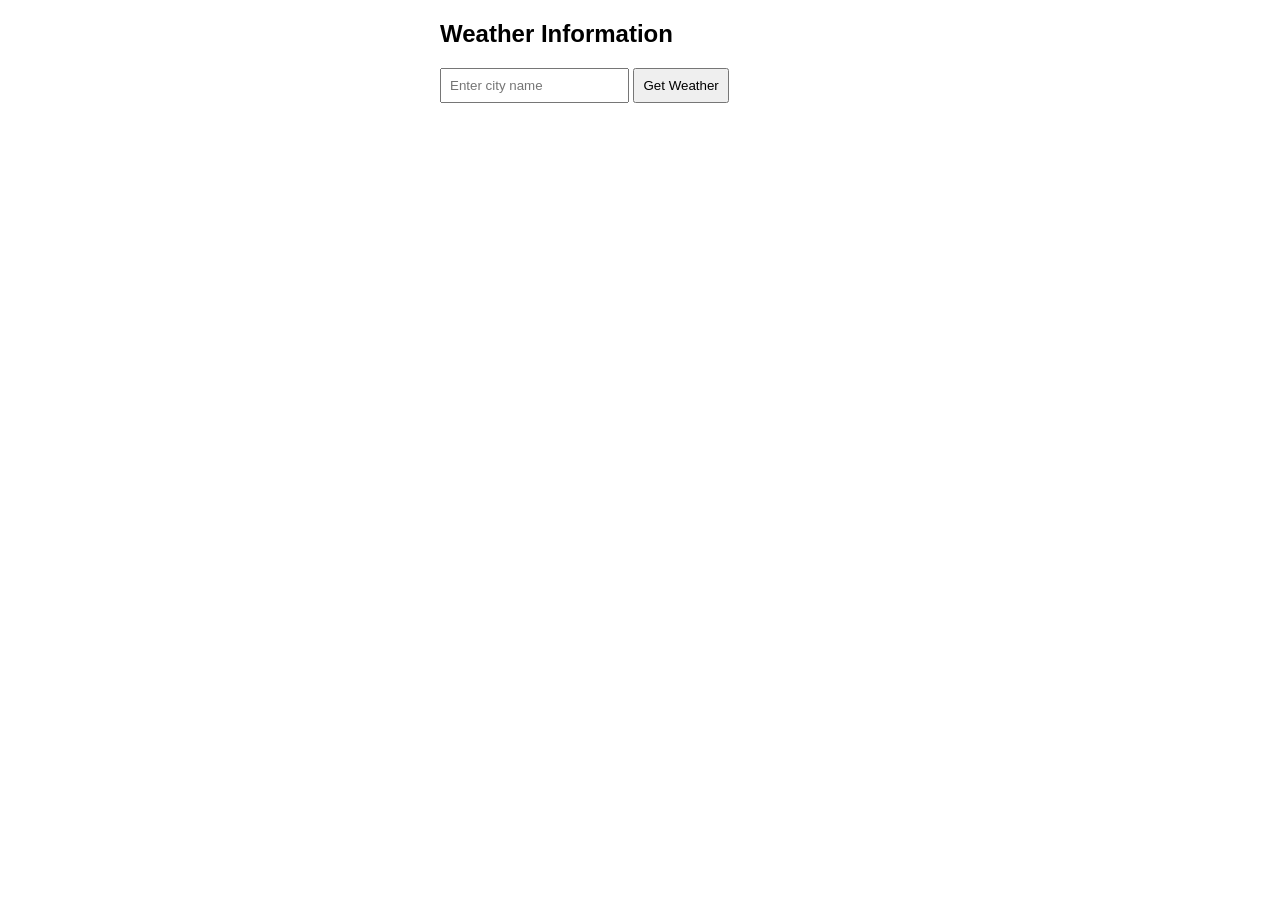
<file: 11_weather.html>
<!DOCTYPE html>
<html>
<head>
  <title>Weather App</title>
  <style>
    body { font-family: Arial, sans-serif; max-width: 400px; margin: 20px auto; }
    input, button { padding: 8px; }
    .error { color: red; }
  </style>
</head>
<body>

  <h2>Weather Information</h2>
  <input id="cityInput" placeholder="Enter city name">
  <button onclick="getWeather()">Get Weather</button>
  <div id="result"></div>

  <script>
    // Convert the weather code from the API into simple text
    function getCondition(code) {
      if (code === 0) return "Clear sky";
      if (code <= 3) return "Cloudy";
      if (code <= 48) return "Fog";
      if (code <= 67) return "Rain";
      if (code <= 77) return "Snow";
      if (code <= 82) return "Rain showers";
      return "Thunderstorm";
    }

    async function getWeather() {
      const city = document.getElementById("cityInput").value.trim();
      const result = document.getElementById("result");

      // Handle empty input
      if (city === "") {
        result.innerHTML = '<p class="error">Please enter a city name.</p>';
        return;
      }

      result.innerHTML = "Loading...";

      try {
        // Step 1: find the city's latitude and longitude
        const geoUrl = "https://geocoding-api.open-meteo.com/v1/search?count=1&name=" + encodeURIComponent(city);
        const geoResponse = await fetch(geoUrl);
        const geoData = await geoResponse.json();

        // Handle city not found
        if (!geoData.results) {
          result.innerHTML = '<p class="error">City not found. Check the spelling.</p>';
          return;
        }

        const place = geoData.results[0];

        // Step 2: get the current weather for that location
        const weatherUrl = "https://api.open-meteo.com/v1/forecast?latitude=" + place.latitude +
          "&longitude=" + place.longitude +
          "&current=temperature_2m,relative_humidity_2m,weather_code";
        const weatherResponse = await fetch(weatherUrl);
        const weatherData = await weatherResponse.json();
        const current = weatherData.current;

        // Show the details
        result.innerHTML =
          "<h3>" + place.name + ", " + place.country + "</h3>" +
          "<p>Temperature: " + current.temperature_2m + " °C</p>" +
          "<p>Humidity: " + current.relative_humidity_2m + " %</p>" +
          "<p>Condition: " + getCondition(current.weather_code) + "</p>";

      } catch (error) {
        // Handle network problems or unavailable data
        result.innerHTML = '<p class="error">Could not get weather data. Check your internet and try again.</p>';
      }
    }
  </script>
</body>
</html>
</file>
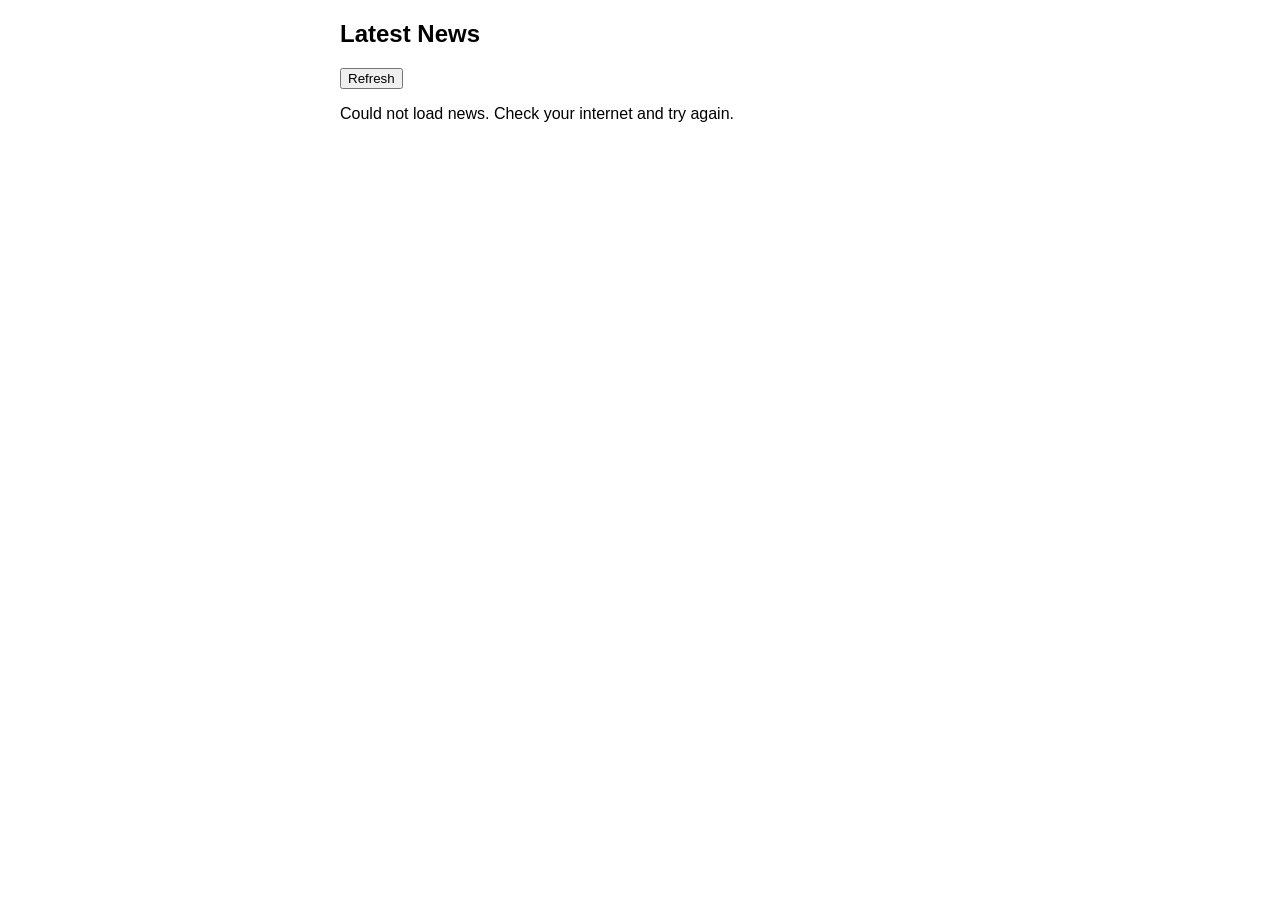
<file: 12_news.html>
<!DOCTYPE html>
<html>
<head>
  <title>News Feed</title>
  <style>
    body { font-family: Arial, sans-serif; max-width: 600px; margin: 20px auto; padding: 0 10px; }
    .article { border: 1px solid #ccc; border-radius: 6px; padding: 10px; margin-bottom: 15px; }
    .article img { width: 100%; border-radius: 6px; }
    .info { color: gray; font-size: 13px; }
  </style>
</head>
<body>

  <h2>Latest News</h2>
  <button onclick="loadNews()">Refresh</button>
  <div id="newsList"></div>

  <script>
    async function loadNews() {
      const newsList = document.getElementById("newsList");
      newsList.innerHTML = "Loading...";

      try {
        // Get 10 articles from the REST API
        const response = await fetch("https://api.spaceflightnewsapi.net/v4/articles/?limit=10");
        const data = await response.json();

        let html = "";
        for (let i = 0; i < data.results.length; i++) {
          const article = data.results[i];
          const date = new Date(article.published_at).toLocaleDateString();

          html += '<div class="article">' +
            '<img src="' + article.image_url + '">' +
            "<h3>" + article.title + "</h3>" +
            "<p>" + article.summary + "</p>" +
            '<p class="info">Source: ' + article.news_site + " | " + date + "</p>" +
            "</div>";
        }
        newsList.innerHTML = html;

      } catch (error) {
        newsList.innerHTML = "<p>Could not load news. Check your internet and try again.</p>";
      }
    }

    // Load the news when the page opens
    loadNews();
  </script>
</body>
</html>
</file>
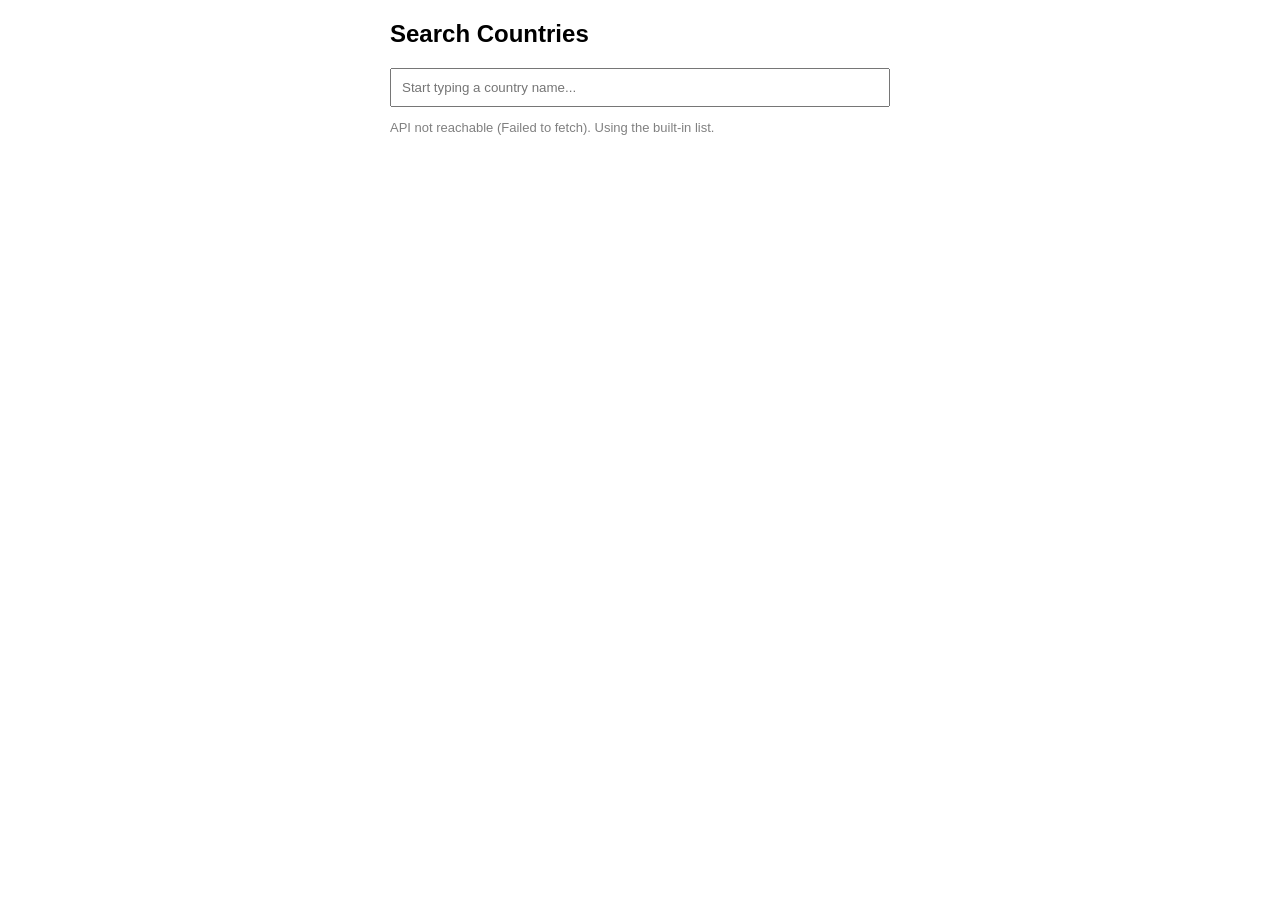
<file: 13_live_search.html>
<!DOCTYPE html>
<html>
<head>
  <title>Live Search</title>
  <style>
    body { font-family: Arial, sans-serif; max-width: 500px; margin: 20px auto; }
    input { width: 100%; padding: 10px; box-sizing: border-box; }
    .result { border: 1px solid #ccc; border-radius: 6px; padding: 10px; margin-top: 10px; }
    #status { color: gray; font-size: 13px; }
  </style>
</head>
<body>

  <h2>Search Countries</h2>
  <input id="searchBox" placeholder="Start typing a country name...">
  <p id="status">Loading countries...</p>
  <div id="results"></div>

  <script>
    const searchBox = document.getElementById("searchBox");
    const results = document.getElementById("results");
    const status = document.getElementById("status");
    let countries = [];

    // Backup data, used only if the API cannot be reached
    const backupCountries = [
      { name: "India", capital: "New Delhi" },
      { name: "Indonesia", capital: "Jakarta" },
      { name: "United States", capital: "Washington, D.C." },
      { name: "United Kingdom", capital: "London" },
      { name: "France", capital: "Paris" },
      { name: "Germany", capital: "Berlin" },
      { name: "Italy", capital: "Rome" },
      { name: "Spain", capital: "Madrid" },
      { name: "Japan", capital: "Tokyo" },
      { name: "China", capital: "Beijing" },
      { name: "Australia", capital: "Canberra" },
      { name: "Canada", capital: "Ottawa" },
      { name: "Brazil", capital: "Brasilia" },
      { name: "Russia", capital: "Moscow" },
      { name: "Egypt", capital: "Cairo" },
      { name: "Argentina", capital: "Buenos Aires" }
    ];

    // Step 1: load all countries and capitals once, when the page opens
    async function loadCountries() {
      try {
        const response = await fetch("https://countriesnow.space/api/v0.1/countries/capital");
        if (!response.ok) {
          throw new Error("Server error " + response.status);
        }
        const data = await response.json();
        countries = data.data;
        status.textContent = "Data loaded from the API. Start typing!";
      } catch (error) {
        // Show the real reason, then use the backup list
        countries = backupCountries;
        status.textContent = "API not reachable (" + error.message + "). Using the built-in list.";
      }
    }

    // Step 2: show matching countries every time the user types a letter
    searchBox.addEventListener("input", function () {
      const text = searchBox.value.trim().toLowerCase();

      if (text === "") {
        results.innerHTML = "";
        return;
      }

      let html = "";
      for (let i = 0; i < countries.length; i++) {
        const country = countries[i];

        if (country.name.toLowerCase().includes(text)) {
          let capital = "N/A";
          if (country.capital) {
            capital = country.capital;
          }

          html += '<div class="result">' +
            "<b>" + country.name + "</b><br>" +
            "Capital: " + capital +
            "</div>";
        }
      }

      if (html === "") {
        html = "<p>No results found.</p>";
      }
      results.innerHTML = html;
    });

    loadCountries();
  </script>
</body>
</html>
</file>
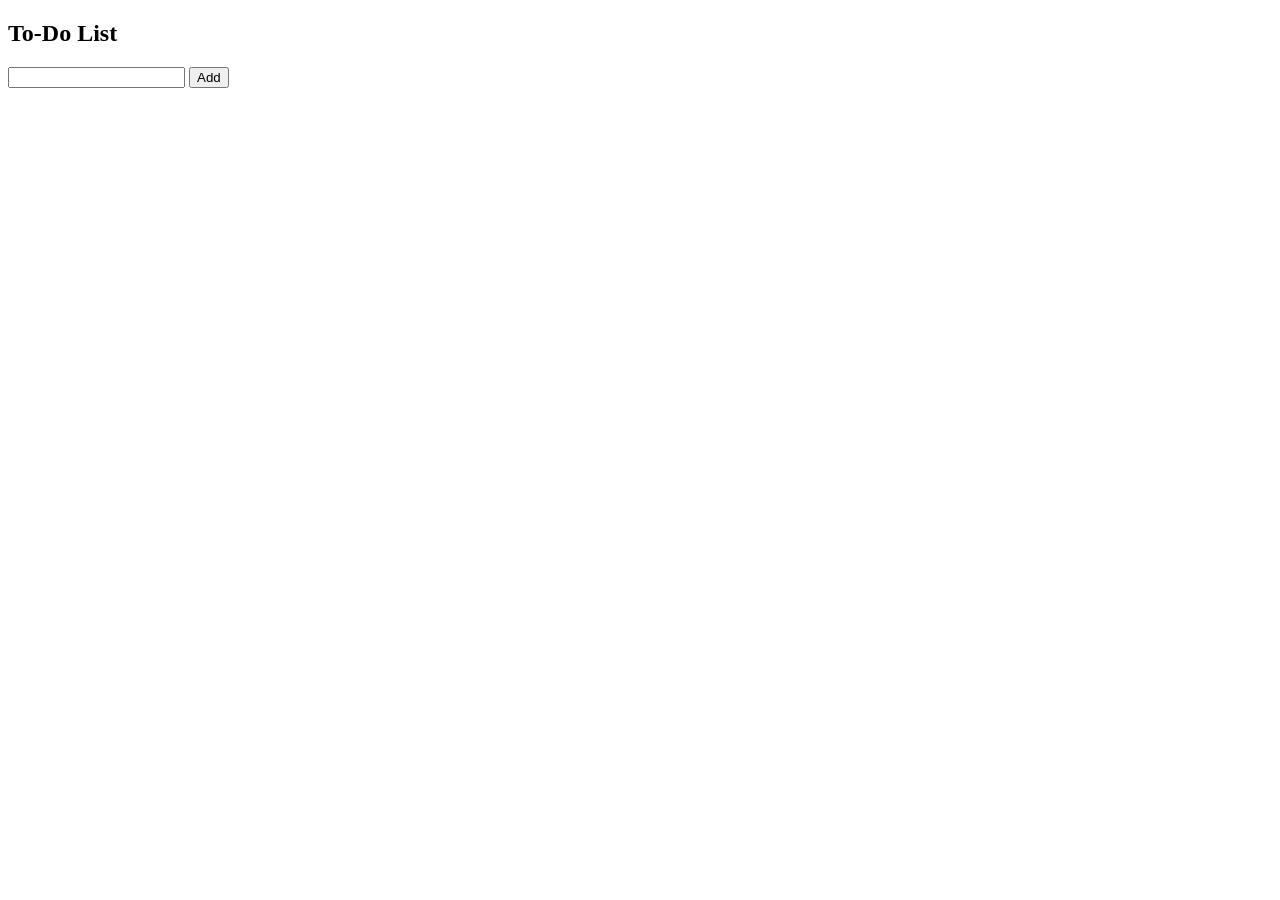
<file: 7_to_do_list.html>
<!DOCTYPE html>
<html>
<head>
  <title>To-Do List</title>
</head>
<body>
  <h2>To-Do List</h2>
<input id="task">
<button onclick="add()">Add</button>
<ul id="list"></ul>

<script>
  let tasks = [];
  function show() {
    list.innerHTML = "";
    tasks.forEach((t, i) => {
      list.innerHTML += `<li>${t.done ? "<s>" + t.text + "</s>" : t.text}
        <button onclick="done(${i})">Done</button>
        <button onclick="del(${i})">Delete</button></li>`;
    });
  }

  function add() {
    tasks.push({ text: task.value, done: false });
    task.value = "";
    show();
  }

  function done(i) { tasks[i].done = true; show(); }

  function del(i) { tasks.splice(i, 1); show(); }
</script>
</body>
</html>
</file>
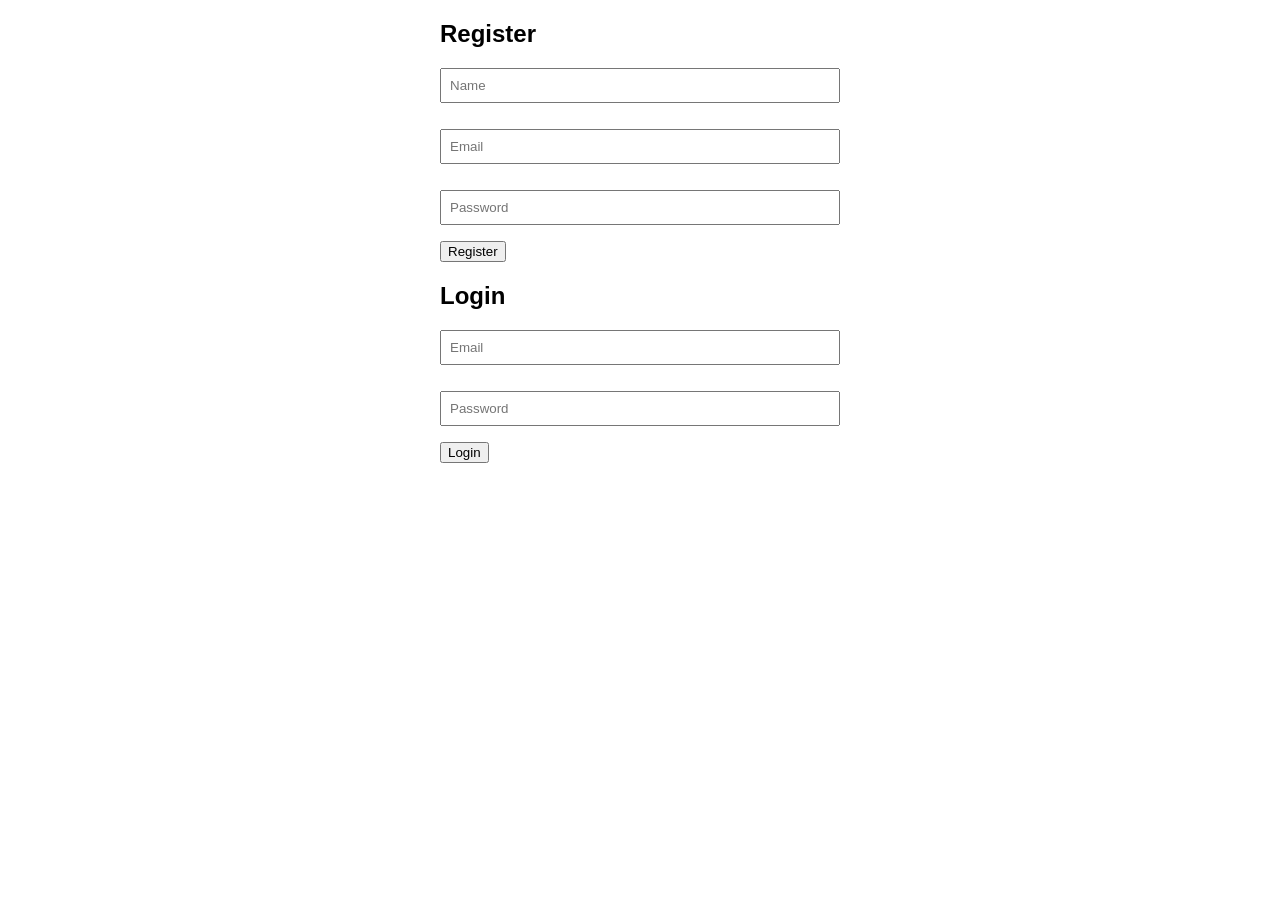
<file: 9_validation.html>
<!DOCTYPE html>
<html>
<head>
  <title>Form Validation</title>
  <style>
    body { font-family: Arial, sans-serif; max-width: 400px; margin: 20px auto; }
    input { display: block; width: 100%; padding: 8px; margin-top: 10px; box-sizing: border-box; }
    .error { color: red; font-size: 13px; display: block; min-height: 16px; }
  </style>
</head>
<body>

  <h2>Register</h2>
  <form novalidate>
    <input type="text" placeholder="Name">
    <small class="error"></small>
    <input type="email" placeholder="Email">
    <small class="error"></small>
    <input type="password" placeholder="Password" data-strong="yes">
    <small class="error"></small>
    <button>Register</button>
  </form>

  <h2>Login</h2>
  <form novalidate>
    <input type="email" placeholder="Email">
    <small class="error"></small>
    <input type="password" placeholder="Password">
    <small class="error"></small>
    <button>Login</button>
  </form>

  <script>
    // Returns an error message for one input, or "" if it is valid
    function getError(input) {
      const value = input.value.trim();

      if (value === "") return "This field is required.";

      if (input.type === "email" && !/^\S+@\S+\.\S+$/.test(value)) {
        return "Enter a valid email.";
      }

      if (input.dataset.strong) {
        if (value.length < 8) return "Use at least 8 characters.";
        if (!/[A-Z]/.test(value)) return "Add an uppercase letter.";
        if (!/[0-9]/.test(value)) return "Add a number.";
      }

      return "";
    }

    // Shows the error under the input. Returns true if valid.
    function checkInput(input) {
      const message = getError(input);
      input.nextElementSibling.textContent = message;
      return message === "";
    }

    // Check an input while the user types
    document.addEventListener("input", function (event) {
      checkInput(event.target);
    });

    // Check every input when a form is submitted
    document.querySelectorAll("form").forEach(function (form) {
      form.addEventListener("submit", function (event) {
        event.preventDefault();
        let allValid = true;

        form.querySelectorAll("input").forEach(function (input) {
          if (!checkInput(input)) allValid = false;
        });

        if (allValid) alert("Success!");
      });
    });
  </script>
</body>
</html>
</file>
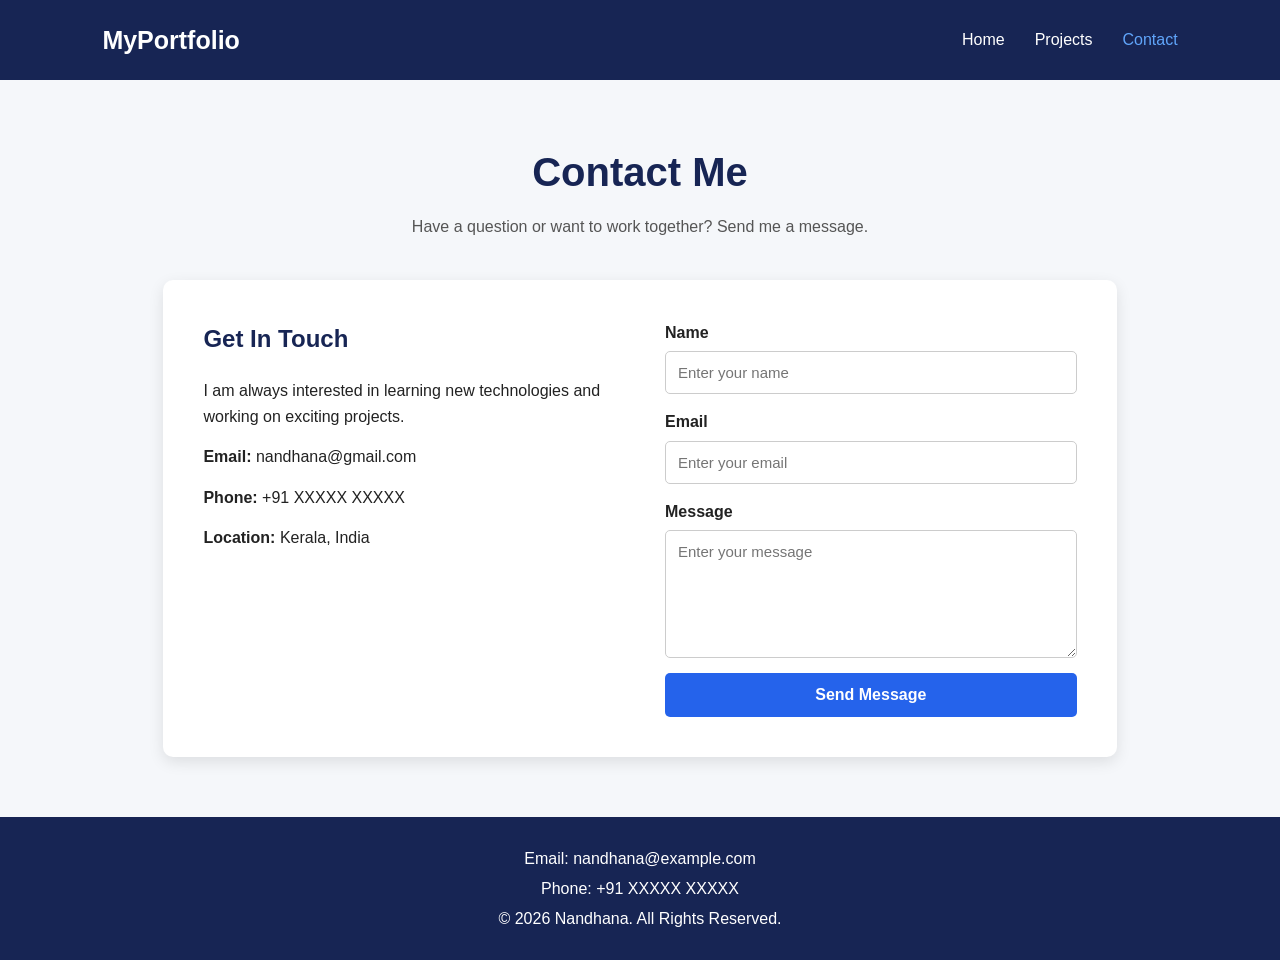
<file: 4: Personal Portfolio Website/contact.html>
<!DOCTYPE html>
<html lang="en">
<head>
    <meta charset="UTF-8">
    <meta name="viewport" content="width=device-width, initial-scale=1.0">
    <title>My Portfolio | Contact</title>
    <link rel="stylesheet" href="style.css">
</head>

<body>

    <!-- Header -->
    <header>
        <div class="logo">MyPortfolio</div>

        <nav>
            <a href="index.html">Home</a>
            <a href="projects.html">Projects</a>
            <a href="contact.html" class="active">Contact</a>
        </nav>
    </header>

    <!-- Contact Section -->
    <main class="contact-section">

        <h1>Contact Me</h1>

        <p class="section-description">
            Have a question or want to work together? Send me a message.
        </p>

        <div class="contact-container">

            <div class="contact-info">
                <h2>Get In Touch</h2>

                <p>
                    I am always interested in learning new technologies
                    and working on exciting projects.
                </p>

                <p><strong>Email:</strong> nandhana@gmail.com</p>
                <p><strong>Phone:</strong> +91 XXXXX XXXXX</p>
                <p><strong>Location:</strong> Kerala, India</p>
            </div>

            <form class="contact-form">

                <div class="form-group">
                    <label for="name">Name</label>
                    <input
                        type="text"
                        id="name"
                        name="name"
                        placeholder="Enter your name"
                        required>
                </div>

                <div class="form-group">
                    <label for="email">Email</label>
                    <input
                        type="email"
                        id="email"
                        name="email"
                        placeholder="Enter your email"
                        required>
                </div>

                <div class="form-group">
                    <label for="message">Message</label>
                    <textarea
                        id="message"
                        name="message"
                        rows="6"
                        placeholder="Enter your message"
                        required></textarea>
                </div>

                <button type="submit">Send Message</button>

            </form>

        </div>

    </main>

    <!-- Footer -->
    <footer>
        <p>Email: nandhana@example.com</p>
        <p>Phone: +91 XXXXX XXXXX</p>
        <p>&copy; 2026 Nandhana. All Rights Reserved.</p>
    </footer>

</body>
</html>
</file>
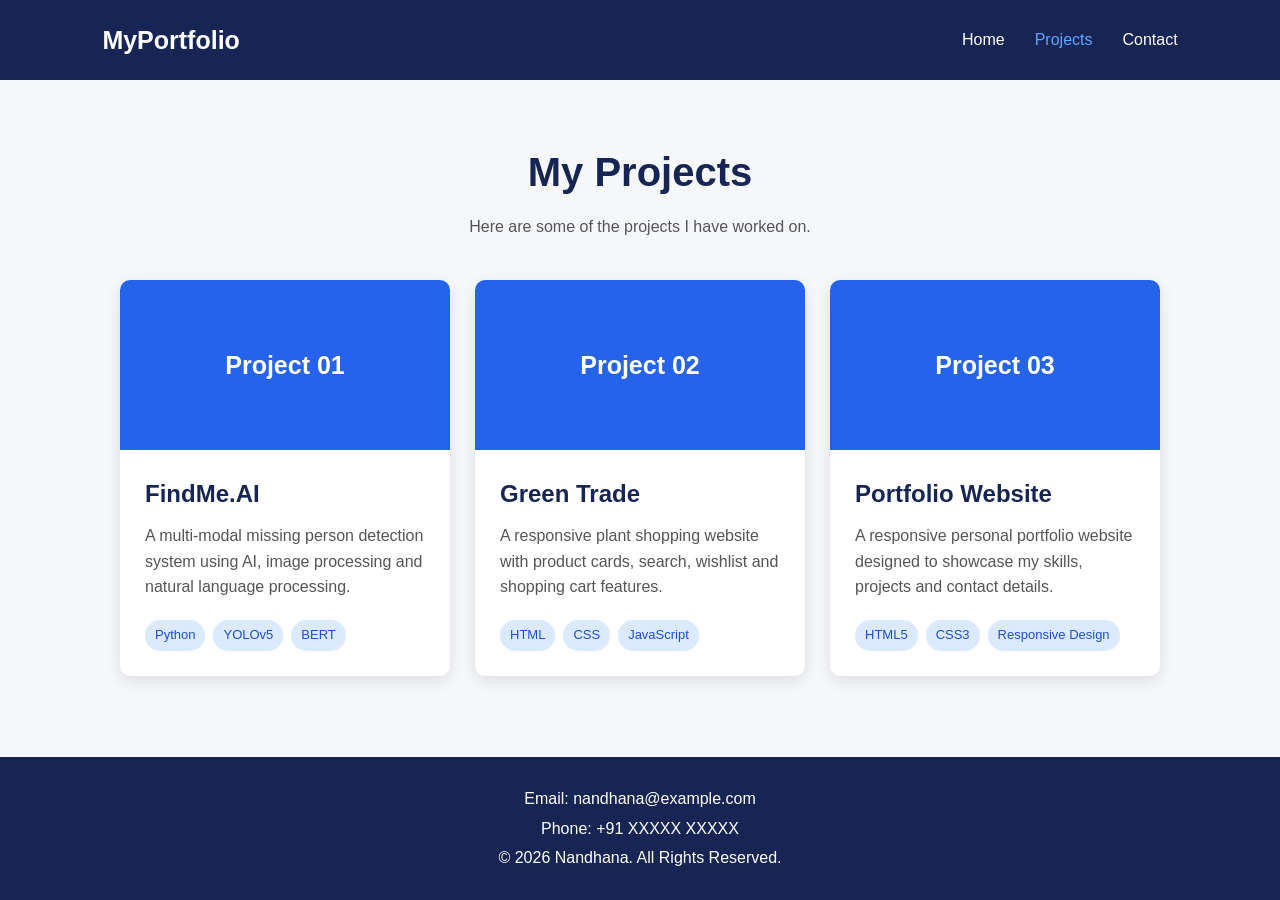
<file: 4: Personal Portfolio Website/projects.html>
<!DOCTYPE html>
<html lang="en">
<head>
    <meta charset="UTF-8">
    <meta name="viewport" content="width=device-width, initial-scale=1.0">
    <title>My Portfolio | Projects</title>
    <link rel="stylesheet" href="style.css">
</head>

<body>

    <!-- Header -->
    <header>
        <div class="logo">MyPortfolio</div>

        <nav>
            <a href="index.html">Home</a>
            <a href="projects.html" class="active">Projects</a>
            <a href="contact.html">Contact</a>
        </nav>
    </header>

    <!-- Projects -->
    <main class="projects-section">

        <h1>My Projects</h1>

        <p class="section-description">
            Here are some of the projects I have worked on.
        </p>

        <div class="project-grid">

            <!-- Project 1 -->
            <div class="project-card">
                <div class="project-image">Project 01</div>

                <div class="project-content">
                    <h2>FindMe.AI</h2>

                    <p>
                        A multi-modal missing person detection system using
                        AI, image processing and natural language processing.
                    </p>

                    <div class="technologies">
                        <span>Python</span>
                        <span>YOLOv5</span>
                        <span>BERT</span>
                    </div>
                </div>
            </div>

            <!-- Project 2 -->
            <div class="project-card">
                <div class="project-image">Project 02</div>

                <div class="project-content">
                    <h2>Green Trade</h2>

                    <p>
                        A responsive plant shopping website with product
                        cards, search, wishlist and shopping cart features.
                    </p>

                    <div class="technologies">
                        <span>HTML</span>
                        <span>CSS</span>
                        <span>JavaScript</span>
                    </div>
                </div>
            </div>

            <!-- Project 3 -->
            <div class="project-card">
                <div class="project-image">Project 03</div>

                <div class="project-content">
                    <h2>Portfolio Website</h2>

                    <p>
                        A responsive personal portfolio website designed
                        to showcase my skills, projects and contact details.
                    </p>

                    <div class="technologies">
                        <span>HTML5</span>
                        <span>CSS3</span>
                        <span>Responsive Design</span>
                    </div>
                </div>
            </div>

        </div>

    </main>

    <!-- Footer -->
    <footer>
        <p>Email: nandhana@example.com</p>
        <p>Phone: +91 XXXXX XXXXX</p>
        <p>&copy; 2026 Nandhana. All Rights Reserved.</p>
    </footer>

</body>
</html>
</file>
<file: 4: Personal Portfolio Website/style.css>
* {
    margin: 0;
    padding: 0;
    box-sizing: border-box;
}

body {
    font-family: Arial, Helvetica, sans-serif;
    background-color: #f5f7fa;
    color: #222;
    line-height: 1.6;
    min-height: 100vh;

    display: flex;
    flex-direction: column;
}

main {
    flex: 1;
}


header {
    width: 100%;
    background-color: #172554;
    color: white;

    display: flex;
    justify-content: space-between;
    align-items: center;

    padding: 20px 8%;
}

.logo {
    font-size: 25px;
    font-weight: bold;
}

nav {
    display: flex;
    gap: 30px;
}

nav a {
    color: white;
    text-decoration: none;
    font-size: 16px;
    transition: 0.3s;
}

nav a:hover,
nav a.active {
    color: #60a5fa;
}

/* =========================
   HOME PAGE
========================= */

.hero {
    max-width: 1100px;
    margin: auto;
    min-height: 650px;

    display: flex;
    justify-content: space-between;
    align-items: center;

    padding: 60px 30px;
}

.hero-text {
    max-width: 600px;
}

.welcome {
    color: #2563eb;
    font-weight: bold;
    letter-spacing: 2px;
    margin-bottom: 10px;
}

.hero h1 {
    font-size: 50px;
    margin-bottom: 10px;
}

.hero h1 span {
    color: #2563eb;
}

.hero h2 {
    font-size: 28px;
    color: #444;
    margin-bottom: 20px;
}

.hero-text > p:not(.welcome) {
    font-size: 18px;
    margin-bottom: 30px;
}

.btn {
    display: inline-block;
    background-color: #2563eb;
    color: white;

    padding: 12px 25px;
    border-radius: 6px;

    text-decoration: none;
    font-weight: bold;

    transition: 0.3s;
}

.btn:hover {
    background-color: #172554;
}

/* Photo Placeholder */

.photo-placeholder {
    display: flex;
    justify-content: center;
    align-items: center;
}

.photo-circle {
    width: 280px;
    height: 280px;

    border-radius: 50%;
    border: 8px solid #2563eb;

    background-color: #dbeafe;

    display: flex;
    justify-content: center;
    align-items: center;

    color: #2563eb;
    font-size: 24px;
    font-weight: bold;
}
.photo-placeholder img {
    width: 280px;
    height: 280px;
    border-radius: 50%;
    object-fit: cover;
    border: 8px solid #2563eb;
}

/* =========================
   PROJECT PAGE
========================= */

.projects-section {
    max-width: 1100px;
    margin: auto;
    padding: 60px 30px;
}

.projects-section h1,
.contact-section h1 {
    text-align: center;
    font-size: 40px;
    color: #172554;
}

.section-description {
    text-align: center;
    margin: 10px auto 40px;
    color: #555;
}

/* CSS GRID */

.project-grid {
    display: grid;

    grid-template-columns: repeat(3, 1fr);

    gap: 25px;
}

.project-card {
    background-color: white;
    border-radius: 10px;
    overflow: hidden;

    box-shadow: 0 5px 15px rgba(0, 0, 0, 0.1);

    transition: transform 0.3s;
}

.project-card:hover {
    transform: translateY(-8px);
}

.project-image {
    height: 170px;

    background-color: #2563eb;
    color: white;

    display: flex;
    justify-content: center;
    align-items: center;

    font-size: 25px;
    font-weight: bold;
}

.project-content {
    padding: 25px;
}

.project-content h2 {
    color: #172554;
    margin-bottom: 10px;
}

.project-content p {
    color: #555;
    margin-bottom: 20px;
}

.technologies {
    display: flex;
    flex-wrap: wrap;
    gap: 8px;
}

.technologies span {
    background-color: #dbeafe;
    color: #1d4ed8;

    padding: 5px 10px;
    border-radius: 15px;

    font-size: 13px;
}

/* =========================
   CONTACT PAGE
========================= */

.contact-section {
    max-width: 1100px;
    margin: auto;
    padding: 60px 30px;
}

.contact-container {
    display: flex;
    gap: 50px;

    background-color: white;
    padding: 40px;

    border-radius: 10px;

    box-shadow: 0 5px 15px rgba(0, 0, 0, 0.1);
}

.contact-info {
    flex: 1;
}

.contact-info h2 {
    color: #172554;
    margin-bottom: 20px;
}

.contact-info p {
    margin-bottom: 15px;
}

/* FLEXBOX FORM */

.contact-form {
    flex: 1;

    display: flex;
    flex-direction: column;

    gap: 15px;
}

.form-group {
    display: flex;
    flex-direction: column;
    gap: 6px;
}

.form-group label {
    font-weight: bold;
}

.form-group input,
.form-group textarea {
    width: 100%;

    padding: 12px;

    border: 1px solid #ccc;
    border-radius: 5px;

    font-family: inherit;
    font-size: 15px;
}

.form-group input:focus,
.form-group textarea:focus {
    outline: none;
    border-color: #2563eb;
}

.contact-form button {
    padding: 13px;

    background-color: #2563eb;
    color: white;

    border: none;
    border-radius: 5px;

    font-size: 16px;
    font-weight: bold;

    cursor: pointer;

    transition: 0.3s;
}

.contact-form button:hover {
    background-color: #172554;
}

/* =========================
   FOOTER
========================= */

footer {
    background-color: #172554;
    color: white;

    text-align: center;

    padding: 25px;

    margin-top: auto;
}

footer p {
    margin: 4px 0;
}

/* =========================
   TABLET
   Below 1024px
========================= */

@media (max-width: 1024px) {

    header {
        padding: 18px 5%;
    }

    .hero {
        padding: 50px 25px;
    }

    .hero h1 {
        font-size: 42px;
    }

    .photo-circle {
        width: 230px;
        height: 230px;
    }

    .project-grid {
        grid-template-columns: repeat(2, 1fr);
    }

}

/* =========================
   MOBILE
   Below 480px
========================= */

@media (max-width: 480px) {

    /* Header */

    header {
        flex-direction: column;
        gap: 15px;
        padding: 18px;
    }

    .logo {
        font-size: 22px;
    }

    nav {
        gap: 18px;
    }

    nav a {
        font-size: 14px;
    }

    /* Home */

    .hero {
        min-height: auto;

        flex-direction: column-reverse;

        text-align: center;

        gap: 40px;

        padding: 50px 20px;
    }

    .hero h1 {
        font-size: 34px;
    }

    .hero h2 {
        font-size: 23px;
    }

    .hero-text > p:not(.welcome) {
        font-size: 16px;
    }

    .photo-circle {
        width: 190px;
        height: 190px;

        font-size: 18px;
    }

    /* Projects */

    .projects-section,
    .contact-section {
        padding: 40px 20px;
    }

    .projects-section h1,
    .contact-section h1 {
        font-size: 32px;
    }

    .project-grid {
        grid-template-columns: 1fr;
    }

    /* Contact */

    .contact-container {
        flex-direction: column;
        gap: 30px;
        padding: 25px;
    }

    /* Footer */

    footer {
        font-size: 14px;
        padding: 20px 10px;
    }
}
</file>
